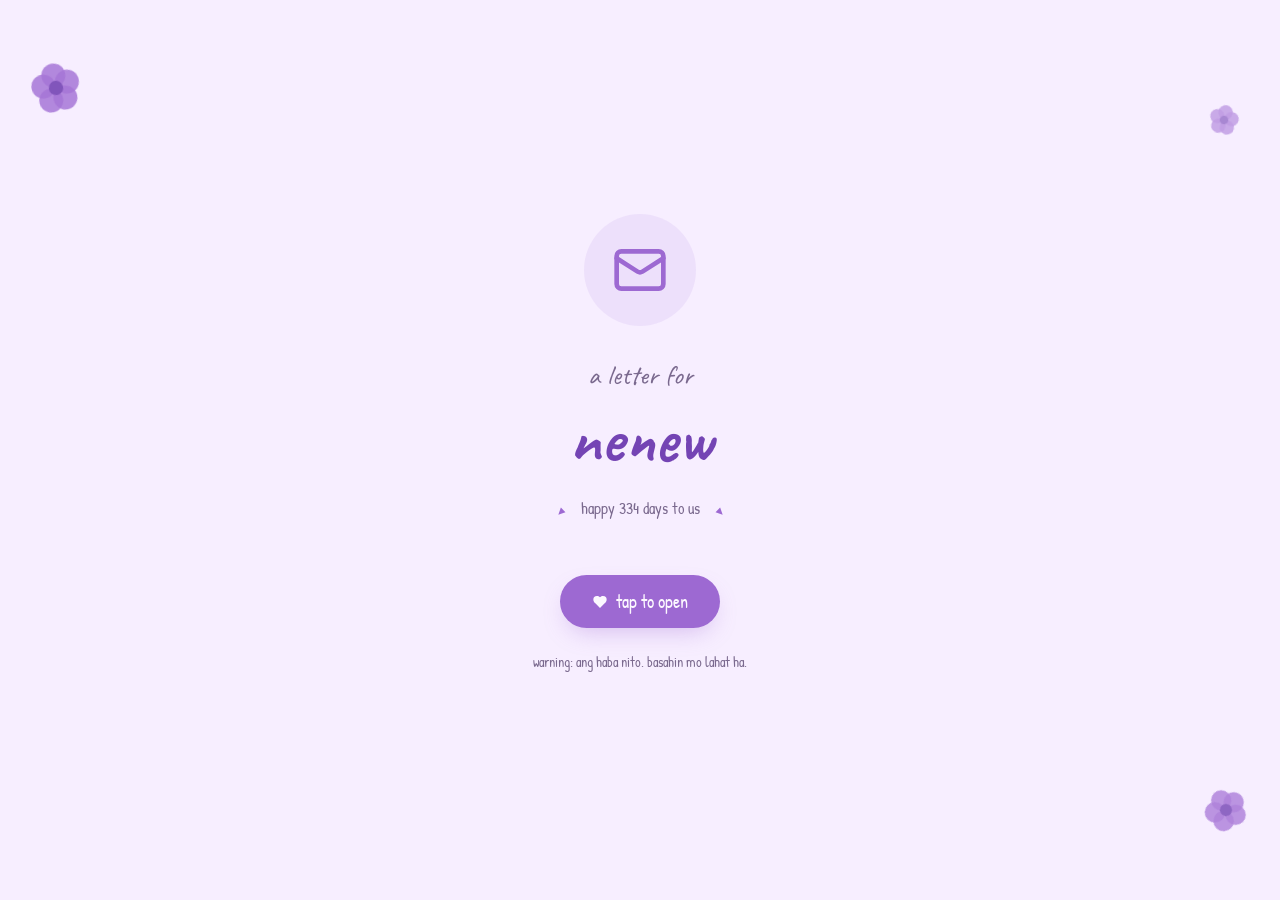
<file: index.html>
<!doctype html>
<html lang="en">
<head>
<meta charset="UTF-8" />
<meta name="viewport" content="width=device-width, initial-scale=1.0" />
<title>Happy 334 Days, Nenew</title>
<meta name="description" content="A little letter for nenew — happy 334 days to us. Read it all, baka magtampo ako." />
<meta property="og:title" content="Happy 334 Days, Nenew" />
<meta property="og:description" content="A little letter for nenew — happy 334 days to us. Read it all, baka magtampo ako." />
<meta property="og:type" content="website" />
<meta name="twitter:card" content="summary_large_image" />
<link rel="preconnect" href="https://fonts.googleapis.com">
<link rel="preconnect" href="https://fonts.gstatic.com" crossorigin>
<link href="https://fonts.googleapis.com/css2?family=Caveat:wght@600;700&family=Patrick+Hand&display=swap" rel="stylesheet">
<link rel="icon" href="assets/favicon.ico" sizes="any">
<link rel="icon" type="image/png" sizes="32x32" href="assets/favicon-32x32.png">
<link rel="icon" type="image/png" sizes="16x16" href="assets/favicon-16x16.png">
<link rel="apple-touch-icon" sizes="180x180" href="assets/apple-touch-icon.png">
<link rel="manifest" href="site.webmanifest">
<meta name="theme-color" content="#a883c9">
<meta property="og:image" content="assets/icon-512.png" />
<link rel="stylesheet" href="style.css" />
</head>
<body>

<div id="app">

  <!-- ================= LOCK SCREEN ================= -->
  <div id="lock-screen" class="screen hidden">
    <div class="floating-hearts" aria-hidden="true"></div>

    <svg class="flower flower-1 wobble" viewBox="0 0 100 100" aria-hidden="true"></svg>
    <svg class="flower flower-2" viewBox="0 0 100 100" aria-hidden="true"></svg>

    <div class="envelope-content">
      <div class="mail-icon-wrap wobble">
        <svg width="56" height="56" viewBox="0 0 24 24" fill="none" stroke="currentColor" stroke-width="2" stroke-linecap="round" stroke-linejoin="round"><rect x="3" y="11" width="18" height="11" rx="2"></rect><path d="M7 11V7a5 5 0 0 1 10 0v4"></path></svg>
      </div>
      <p class="pre-title">not yet</p>
      <h1 class="big-title">soon</h1>
      <p class="sub-title" id="lock-message">this letter opens on september 4</p>

      <div class="countdown" id="countdown">
        <div class="countdown-unit">
          <span class="countdown-value" id="cd-days">00</span>
          <span class="countdown-label">days</span>
        </div>
        <div class="countdown-unit">
          <span class="countdown-value" id="cd-hours">00</span>
          <span class="countdown-label">hours</span>
        </div>
        <div class="countdown-unit">
          <span class="countdown-value" id="cd-minutes">00</span>
          <span class="countdown-label">minutes</span>
        </div>
        <div class="countdown-unit">
          <span class="countdown-value" id="cd-seconds">00</span>
          <span class="countdown-label">seconds</span>
        </div>
      </div>
    </div>
  </div>

  <!-- ================= ENVELOPE INTRO ================= -->
  <div id="envelope-screen" class="screen">
    <div class="floating-hearts" aria-hidden="true"></div>

    <svg class="flower flower-1 wobble" viewBox="0 0 100 100" aria-hidden="true"></svg>
    <svg class="flower flower-2" viewBox="0 0 100 100" aria-hidden="true"></svg>
    <svg class="flower flower-3" viewBox="0 0 100 100" aria-hidden="true"></svg>

    <div id="envelope-content" class="envelope-content">
      <div class="mail-icon-wrap wobble">
        <svg width="56" height="56" viewBox="0 0 24 24" fill="none" stroke="currentColor" stroke-width="2" stroke-linecap="round" stroke-linejoin="round" class="mail-icon"><rect x="2" y="4" width="20" height="16" rx="2"></rect><path d="m22 7-8.97 5.7a1.94 1.94 0 0 1-2.06 0L2 7"></path></svg>
      </div>
      <p class="pre-title">a letter for</p>
      <h1 class="big-title">nenew</h1>
      <p class="sub-title">
        <svg width="16" height="16" viewBox="0 0 24 24" fill="currentColor" stroke="none"><path d="M5.8 11.3 2 22l10.7-3.79"></path></svg>
        happy 334 days to us
        <svg width="16" height="16" viewBox="0 0 24 24" fill="currentColor" stroke="none" style="transform:scaleX(-1)"><path d="M5.8 11.3 2 22l10.7-3.79"></path></svg>
      </p>
      <button id="open-btn" class="open-btn">
        <svg width="16" height="16" viewBox="0 0 24 24" fill="currentColor" stroke="none"><path d="M19 14c1.49-1.46 3-3.21 3-5.5A5.5 5.5 0 0 0 16.5 3c-1.76 0-3 .5-4.5 2-1.5-1.5-2.74-2-4.5-2A5.5 5.5 0 0 0 2 8.5c0 2.29 1.51 4.04 3 5.5l7 7Z"></path></svg>
        tap to open
      </button>
      <p class="warning">warning: ang haba nito. basahin mo lahat ha.</p>
    </div>
  </div>

  <!-- ================= SLIDES ================= -->
  <div id="slides-screen" class="screen hidden">
    <div class="floating-hearts" aria-hidden="true"></div>

    <div class="slides-viewport">
      <div class="slide-track" id="slide-track">

        <!-- slide 0: hero -->
        <section class="slide slide-hero">
          <svg class="flower flower-4 wobble" viewBox="0 0 100 100" aria-hidden="true"></svg>
          <svg class="flower flower-5" viewBox="0 0 100 100" aria-hidden="true"></svg>
          <div class="hero-image-frame">
            <img src="assets/bembem.png" alt="Two chibi characters playing games together under a glowing heart" width="1024" height="768" />
          </div>
          <p class="eyebrow">334 days &amp; counting</p>
          <h1 class="hero-title">happy 334 days<br />to us, nenew</h1>
          <svg class="heartbeat-icon heartbeat" width="30" height="30" viewBox="0 0 24 24" fill="currentColor" stroke="none"><path d="M19 14c1.49-1.46 3-3.21 3-5.5A5.5 5.5 0 0 0 16.5 3c-1.76 0-3 .5-4.5 2-1.5-1.5-2.74-2-4.5-2A5.5 5.5 0 0 0 2 8.5c0 2.29 1.51 4.04 3 5.5l7 7Z"></path></svg>
        </section>

        <!-- slide 1 -->
        <section class="slide">
          <div class="paper">
            <div class="paper-body">
              <p>wooohoooo, another month na naman for us. mygosh, ang tagal na pala talaga. parang ang bilis ng panahon. honestly, im just really happy na umabot tayo dito and na hanggang ngayon, ikaw pa rin yung gusto kong kausap, kulitin, and makasama (hindi nga lang personal 🙂‍↔️).</p>
              <p>habang tina type ko to, napapaisip ako kung gaano na karami yung napagdaanan natin together. ang dami na nating random conversations, mga kwento, mga kulitan, and kung ano ano pa. actually, ang dami ko pa gustong sabihin, pero hindi ko alam kung paano ko sisimulan.</p>
            </div>
          </div>
        </section>

        <!-- slide 2 -->
        <section class="slide">
          <div class="paper">
            <div class="paper-body">
              <p>i dont think i say this enough, pero i really appreciate you, nenew. i appreciate your time, your effort, your patience, and even yung mga simpleng bagay na ginagawa mo. baka minsan hindi ko nasasabi or hindi ko naipapakita nang maayos, pero napapansin ko iyon. i appreciate all of it, especially because its coming from you.</p>
              <p>and honestly, i really like having you around. kahit wala naman tayong importanteng pag uusapan, gusto pa rin kitang kausap. kahit random lang yung topic natin, kahit puro kung ano ano lang napag uusapan natin, okay lang sakin. basta ikaw yung kausap ko.</p>
            </div>
          </div>
        </section>

        <!-- slide 3 -->
        <section class="slide">
          <div class="paper">
            <div class="paper-body">
              <p>mygosh, inaantok na ako. pero gewch pa rin kasi gusto ko talaga gumawa ng message para sayo. hindi ko rin alam bakit ko pinili gawin to habang inaantok ako, pero okay. hindi ko na rin alam kung gaano na to kahaba. kung may makita kang mali o sobrang formal baka dahil inaantok na ako habang ginagawa ko to hahahaha.</p>
              <p>ang haba na nito. basahin mo to lahat, nako, nakakangawit ha. seryoso, kung binabasa mo pa rin to hanggang dito, thank you. pero basahin mo pa rin kasi baka magtampo ako pag hindi mo binasa lahat (joke lang, pero medyo hindi).</p>
              <p>parang wala na rin akong idea kung saan papunta tong message na to. basta may gusto lang talaga akong sabihin sayo, tapos tina type ko na lang lahat habang naaalala ko. ganern.</p>
            </div>
          </div>
        </section>

        <!-- slide 4 -->
        <section class="slide">
          <div class="paper">
            <div class="paper-body">
              <p>im really thankful for all the memories weve made. kahit yung mga simpleng moments lang, they mean a lot to me. yung mga random na usapan, mga kwento natin, mga kulitan, and syempre yung lagi nating napag uusapan na mga issues sa roblox. hindi ko alam kung bakit parang lagi tayong may bagong roblox issue na pag uusapan, pero somehow naging part na rin siya ng mga conversations natin.</p>
              <p>and im excited for more. more days with you, more memories, more tawanan, more kulitan, more kwento, more random conversations, and syempre more roblox issues na pag uusapan natin. gusto ko pa ng maraming moments na tayo lang makakaintindi. gusto ko pa ng maraming araw na ikaw pa rin yung kasama ko sa mga random na bagay sa buhay ko.</p>
            </div>
          </div>
        </section>

        <!-- slide 5 -->
        <section class="slide">
          <div class="paper">
            <div class="paper-body">
              <p>syempre, hindi naman laging perfect. may times na magkakaroon tayo ng misunderstandings, may times na maiinis tayo sa isa't isa, may times na hindi natin agad maiintindihan yung nararamdaman ng isa't isa. pero sana, kahit ganon, piliin pa rin nating ayusin. sana kapag may problema, pag usapan natin. ayoko naman na kailangan perfect tayo palagi. gusto ko lang na kahit may bad days, hindi natin basta bibitawan yung isa't isa.</p>
              <p>medyo cheesy, pero bahala na. gusto ko lang malaman mo na sobrang importante mo sakin. youve become such a big part of my life, and im really happy that i get to have you in it. hindi ko man laging nasasabi nang maayos, pero i really do care about you. sobra.</p>
            </div>
          </div>
        </section>

        <!-- slide 6 -->
        <section class="slide">
          <div class="paper">
            <div class="paper-body">
              <p>thank you for staying. thank you sa patience mo sakin, lalo na sa mga times na kailangan mo akong intindihin. thank you for listening to me, for talking to me, for making me smile, and for making my days better just by being there (kahit minsan roblox issues na naman yung topic natin).</p>
              <p>and nenew, i hope you know na you dont have to be perfect for me. you dont have to change yourself just to feel like youre enough. i like you for who you are. yung personality mo, yung pagiging ikaw mo, yung mga little things about you, everything. i hope you know na appreciated ka, kahit minsan hindi ko nasasabi.</p>
              <p class="emphasis">im really happy with you, nenew. and im really happy na tayo.</p>
            </div>
          </div>
        </section>

        <!-- slide 7 -->
        <section class="slide">
          <div class="paper">
            <div class="paper-body">
              <p>mygosh, ang haba talaga nito. kung umabot ka dito, congratulations. pwede ka na magpahinga. pero thank you for reading everything. kahit ang haba, gusto ko lang talaga sabihin sayo lahat ng nasa isip ko instead na isang simpleng happy 334 days, i love you lang.</p>
              <p>and honestly, habang tina type ko to, lalo akong inaantok. pero ayoko pa rin bitawan yung phone kasi gusto ko matapos to. sayang yung nasimulan ko na (kasi makakalimutan ko to bukas). kasi baka bukas paggising ko sabihin ko, mygosh, ako ba gumawa nito, tangina ang haba.</p>
            </div>
          </div>
        </section>

        <!-- slide 8 -->
        <section class="slide">
          <div class="paper">
            <div class="paper-body">
              <p>thank you for being mine, for staying, and for being someone i can love and be myself with.</p>
              <p class="emphasis">happy 334 days to us, nenew.</p>
              <p>wooohoooo, grabe talaga boom taratarat. letsgoooo sa next days, next months, next memories, and hopefully sa marami pang happy days to us.</p>
            </div>
          </div>
        </section>

        <!-- slide 9: ending -->
        <section class="slide slide-ending-wrap">
          <div class="ending">
            <svg class="flower flower-end-1" viewBox="0 0 100 100" aria-hidden="true"></svg>
            <svg class="flower flower-end-2" viewBox="0 0 100 100" aria-hidden="true"></svg>
            <svg class="moon-icon wobble" width="30" height="30" viewBox="0 0 24 24" fill="none" stroke="currentColor" stroke-width="2" stroke-linecap="round" stroke-linejoin="round"><path d="M12 3a6 6 0 0 0 9 9 9 9 0 1 1-9-9Z"></path><path d="M19 3v4"></path><path d="M21 5h-4"></path></svg>
            <p class="ending-title">okay, tapos na talaga.</p>
            <p class="ending-sub">pwede na ako matulog kasi inaantok na ako habang tina type ko to. finally.</p>
            <div class="ending-icons">
              <svg width="18" height="18" viewBox="0 0 24 24" fill="none" stroke="currentColor" stroke-width="2" stroke-linecap="round" stroke-linejoin="round"><path d="M2 4v16"></path><path d="M2 8h18a2 2 0 0 1 2 2v10"></path><path d="M2 17h20"></path><path d="M6 8v9"></path></svg>
              <svg width="18" height="18" viewBox="0 0 24 24" fill="none" stroke="currentColor" stroke-width="2" stroke-linecap="round" stroke-linejoin="round"><path d="M10 2v2"></path><path d="M14 2v2"></path><path d="M16 8a1 1 0 0 1 1 1v8a4 4 0 0 1-4 4H7a4 4 0 0 1-4-4V9a1 1 0 0 1 1-1z"></path><path d="M6 2v2"></path><path d="M16 12h1a2 2 0 1 1 0 4h-1"></path></svg>
              <svg width="18" height="18" viewBox="0 0 24 24" fill="none" stroke="currentColor" stroke-width="2" stroke-linecap="round" stroke-linejoin="round"><line x1="6" x2="10" y1="11" y2="11"></line><line x1="8" x2="8" y1="9" y2="13"></line><line x1="15" x2="15.01" y1="12" y2="12"></line><line x1="18" x2="18.01" y1="10" y2="10"></line><path d="M17.32 5H6.68a4 4 0 0 0-3.978 3.59c-.006.052-.01.101-.017.152C2.604 9.416 2 14.456 2 16a3 3 0 0 0 3 3c1 0 1.5-.5 2-1l1.414-1.414A2 2 0 0 1 9.828 16h4.344a2 2 0 0 1 1.414.586L17 18c.5.5 1 1 2 1a3 3 0 0 0 3-3c0-1.545-.604-6.584-.685-7.258-.007-.05-.011-.1-.017-.151A4 4 0 0 0 17.32 5z"></path></svg>
              <svg width="18" height="18" viewBox="0 0 24 24" fill="none" stroke="currentColor" stroke-width="2" stroke-linecap="round" stroke-linejoin="round"><path d="M22 12h-4l-3 9L9 3l-3 9H2"></path></svg>
            </div>
            <p class="ending-final">i love you, bembem ko.</p>
            <svg class="ending-heart heartbeat" width="26" height="26" viewBox="0 0 24 24" fill="currentColor" stroke="none"><path d="M19 14c1.49-1.46 3-3.21 3-5.5A5.5 5.5 0 0 0 16.5 3c-1.76 0-3 .5-4.5 2-1.5-1.5-2.74-2-4.5-2A5.5 5.5 0 0 0 2 8.5c0 2.29 1.51 4.04 3 5.5l7 7Z"></path></svg>
          </div>
        </section>

      </div>
    </div>

    <!-- nav controls -->
    <div class="slide-nav">
      <button id="prev-btn" class="nav-btn" aria-label="previous">
        <svg width="22" height="22" viewBox="0 0 24 24" fill="none" stroke="currentColor" stroke-width="2.5" stroke-linecap="round" stroke-linejoin="round"><path d="m15 18-6-6 6-6"></path></svg>
      </button>
      <div class="slide-dots" id="slide-dots"></div>
      <button id="next-btn" class="nav-btn" aria-label="next">
        <svg width="22" height="22" viewBox="0 0 24 24" fill="none" stroke="currentColor" stroke-width="2.5" stroke-linecap="round" stroke-linejoin="round"><path d="m9 18 6-6-6-6"></path></svg>
      </button>
    </div>
    <p class="swipe-hint">swipe or tap the arrows, okay?</p>
  </div>

</div>

<script src="script.js"></script>
</body>
</html>
</file>
<file: style.css>
/* ============ theme tokens ============ */
:root {
  --font-display: "Caveat", cursive;
  --font-hand: "Patrick Hand", cursive;

  --background: oklch(0.96 0.025 310);
  --foreground: oklch(0.33 0.06 305);
  --primary: oklch(0.62 0.16 305);
  --primary-foreground: oklch(0.985 0.01 310);
  --muted-foreground: oklch(0.55 0.06 305);
  --border: oklch(0.89 0.045 310);
  --lilac-deep: oklch(0.5 0.17 300);

  --paper-bg: oklch(0.9 0.06 305);
  --paper-line: oklch(0.62 0.16 305 / 22%);
  --paper-margin: oklch(0.62 0.1 350 / 35%);
}

* { box-sizing: border-box; }

body {
  margin: 0;
  background-color: var(--background);
  color: var(--foreground);
  font-family: var(--font-hand);
  overflow: hidden;
  height: 100vh;
  width: 100vw;
}

img { max-width: 100%; display: block; }

.hidden { display: none !important; }

.screen { position: relative; height: 100vh; width: 100vw; overflow: hidden; }

/* ============ floating hearts ============ */
.floating-hearts {
  pointer-events: none;
  position: fixed;
  inset: 0;
  overflow: hidden;
  z-index: 0;
}

.floating-hearts svg.falling-heart {
  position: absolute;
  bottom: -40px;
  fill: color-mix(in oklch, var(--primary) 40%, transparent);
  color: color-mix(in oklch, var(--primary) 40%, transparent);
  animation-name: float-heart;
  animation-timing-function: linear;
  animation-iteration-count: infinite;
}

.floating-hearts svg.falling-petal {
  position: absolute;
  bottom: -40px;
  opacity: 0;
  animation-name: float-petal;
  animation-timing-function: linear;
  animation-iteration-count: infinite;
}

@keyframes float-heart {
  0% { transform: translateY(0) rotate(0deg) scale(1); opacity: 0; }
  10% { opacity: var(--heart-opacity, 0.5); }
  90% { opacity: var(--heart-opacity, 0.5); }
  100% { transform: translateY(-110vh) rotate(40deg) scale(1.15); opacity: 0; }
}

@keyframes float-petal {
  0% { transform: translateY(0) translateX(0) rotate(0deg); opacity: 0; }
  10% { opacity: var(--petal-opacity, 0.4); }
  50% { transform: translateY(-55vh) translateX(18px) rotate(160deg); }
  90% { opacity: var(--petal-opacity, 0.4); }
  100% { transform: translateY(-110vh) translateX(-14px) rotate(320deg); opacity: 0; }
}

/* ============ flowers ============ */
.flower {
  position: absolute;
  pointer-events: none;
  user-select: none;
  z-index: 0;
}

@keyframes wobble {
  0%, 100% { transform: rotate(-2deg); }
  50% { transform: rotate(2deg); }
}
.wobble { animation: wobble 3s ease-in-out infinite; }

.flower-1 { left: 1rem; top: 3rem; width: 80px; height: 80px; opacity: 0.9; transform: rotate(-12deg); }
.flower-2 { bottom: 3.5rem; right: 1.25rem; width: 68px; height: 68px; opacity: 0.8; transform: rotate(45deg); }
.flower-3 { right: 2rem; top: 6rem; width: 48px; height: 48px; opacity: 0.6; transform: rotate(12deg); }

.flower-4 { left: 0.25rem; top: 0.5rem; width: 56px; height: 56px; opacity: 0.85; transform: rotate(-12deg); }
.flower-5 { right: 0.25rem; top: 1.5rem; width: 46px; height: 46px; opacity: 0.75; transform: rotate(45deg); }

.flower-end-1 { position: absolute; left: -1rem; top: -1.25rem; width: 60px; height: 60px; transform: rotate(-12deg); }
.flower-end-2 { position: absolute; bottom: -1rem; right: -0.75rem; width: 54px; height: 54px; transform: rotate(45deg); }

@keyframes heartbeat {
  0%, 100% { transform: scale(1); }
  25% { transform: scale(1.12); }
  40% { transform: scale(1); }
  60% { transform: scale(1.08); }
}
.heartbeat { animation: heartbeat 1.6s ease-in-out infinite; }

/* ============ envelope screen ============ */
#envelope-screen,
#lock-screen {
  display: flex;
  flex-direction: column;
  align-items: center;
  justify-content: center;
  padding: 1.5rem;
  text-align: center;
}

.envelope-content {
  position: relative;
  z-index: 1;
  transition: opacity 0.7s ease, transform 0.7s ease;
}

.envelope-content.opening {
  opacity: 0;
  transform: translateY(-24px) scale(0.95);
}

.mail-icon-wrap {
  margin: 0 auto 2rem;
  display: flex;
  width: 7rem;
  height: 7rem;
  align-items: center;
  justify-content: center;
  border-radius: 9999px;
  background-color: color-mix(in oklch, var(--primary) 10%, transparent);
}
.mail-icon { color: var(--primary); }

.pre-title {
  font-family: var(--font-display);
  font-size: 1.7rem;
  color: var(--muted-foreground);
  margin: 0;
}

.big-title {
  font-family: var(--font-display);
  font-size: 4.25rem;
  font-weight: 700;
  color: var(--lilac-deep);
  margin: 0.25rem 0 0;
}

.sub-title {
  margin-top: 1rem;
  display: flex;
  align-items: center;
  justify-content: center;
  gap: 0.5rem;
  font-size: 1rem;
  color: var(--muted-foreground);
}
.sub-title svg { color: var(--primary); }

.countdown {
  margin-top: 2rem;
  display: flex;
  align-items: center;
  justify-content: center;
  gap: 0.75rem;
}

.countdown-unit {
  display: flex;
  flex-direction: column;
  align-items: center;
  justify-content: center;
  min-width: 4rem;
  padding: 0.6rem 0.5rem;
  border-radius: 1rem;
  background-color: color-mix(in oklch, var(--primary) 12%, transparent);
  border: 1px solid var(--border);
}

.countdown-value {
  font-family: var(--font-display);
  font-size: 2rem;
  font-weight: 700;
  color: var(--lilac-deep);
  line-height: 1;
}

.countdown-label {
  margin-top: 0.25rem;
  font-family: var(--font-hand);
  font-size: 0.7rem;
  letter-spacing: 0.04em;
  text-transform: uppercase;
  color: var(--muted-foreground);
}

.open-btn {
  margin-top: 2.5rem;
  display: inline-flex;
  align-items: center;
  gap: 0.5rem;
  border: none;
  border-radius: 9999px;
  background-color: var(--primary);
  color: var(--primary-foreground);
  padding: 0.875rem 2rem;
  font-family: var(--font-hand);
  font-size: 1.15rem;
  cursor: pointer;
  box-shadow: 0 10px 25px -8px color-mix(in oklch, var(--primary) 40%, transparent);
  transition: transform 0.2s ease;
}
.open-btn:hover { transform: scale(1.05); }
.open-btn:active { transform: scale(0.95); }

.warning {
  margin-top: 1.5rem;
  font-size: 0.9rem;
  color: var(--muted-foreground);
}

/* ============ slides screen ============ */
#slides-screen {
  display: flex;
  flex-direction: column;
}

.slides-viewport {
  flex: 1;
  overflow: hidden;
  position: relative;
}

.slide-track {
  display: flex;
  height: 100%;
  transition: transform 0.5s cubic-bezier(0.22, 1, 0.36, 1);
}

.slide {
  flex: 0 0 100%;
  width: 100%;
  height: 100%;
  display: flex;
  flex-direction: column;
  align-items: center;
  justify-content: center;
  padding: 1.5rem 1.25rem;
  position: relative;
  overflow-y: auto;
}

/* ---- hero slide ---- */
.slide-hero {
  text-align: center;
}

.hero-image-frame {
  width: 100%;
  max-width: 15rem;
  overflow: hidden;
  border-radius: 1.25rem;
  border: 1px solid var(--border);
  box-shadow: 0 20px 40px -12px color-mix(in oklch, var(--primary) 30%, transparent);
  position: relative;
  z-index: 1;
}

.eyebrow {
  position: relative;
  z-index: 1;
  margin: 1.25rem 0 0;
  font-family: var(--font-hand);
  font-size: 0.8rem;
  font-weight: 400;
  text-transform: uppercase;
  letter-spacing: 0.3em;
  color: var(--primary);
}

.hero-title {
  position: relative;
  z-index: 1;
  font-family: var(--font-display);
  font-size: 2.75rem;
  font-weight: 700;
  line-height: 1.1;
  color: var(--lilac-deep);
  margin: 0.5rem 0 0;
}

.heartbeat-icon {
  position: relative;
  z-index: 1;
  display: block;
  margin: 0.75rem auto 0;
  color: var(--primary);
}

/* ---- purple paper card ---- */
.paper {
  position: relative;
  z-index: 1;
  width: 100%;
  max-width: 27rem;
  max-height: 100%;
  overflow-y: auto;
  background-color: var(--paper-bg);
  background-image:
    linear-gradient(to right, transparent 42px, var(--paper-margin) 42px, var(--paper-margin) 44px, transparent 44px),
    repeating-linear-gradient(var(--paper-bg) 0px, var(--paper-bg) 33px, var(--paper-line) 34px);
  border-radius: 6px;
  padding: 2rem 1.75rem 2rem 3.25rem;
  box-shadow:
    0 25px 45px -15px color-mix(in oklch, var(--lilac-deep) 45%, transparent),
    0 3px 6px rgba(0, 0, 0, 0.08);
  transform: rotate(var(--tilt, -0.6deg));
}

.slide:nth-child(odd) .paper { --tilt: -0.8deg; }
.slide:nth-child(even) .paper { --tilt: 0.7deg; }

.paper::before {
  content: "";
  position: absolute;
  top: 0;
  right: 0;
  width: 26px;
  height: 26px;
  background: linear-gradient(135deg, transparent 50%, oklch(0.98 0.01 310) 50%);
  box-shadow: -2px 2px 4px rgba(0, 0, 0, 0.12);
  border-bottom-left-radius: 4px;
}

.paper-body {
  display: flex;
  flex-direction: column;
  gap: 0.9rem;
  font-family: var(--font-hand);
  font-size: 1.28rem;
  line-height: 1.55;
  color: color-mix(in oklch, var(--foreground) 92%, transparent);
}

.paper-body p { margin: 0; }

.emphasis {
  font-weight: 400;
  color: var(--lilac-deep);
  font-size: 1.4rem;
}

/* ---- ending slide ---- */
.slide-ending-wrap { text-align: center; }

.ending {
  position: relative;
  z-index: 1;
  width: 100%;
  max-width: 24rem;
  overflow: visible;
  border-radius: 1.5rem;
  background-color: var(--primary);
  padding: 2rem 1.5rem;
  color: var(--primary-foreground);
  box-shadow: 0 20px 25px -5px color-mix(in oklch, var(--primary) 30%, transparent);
}

.moon-icon { display: block; margin: 0 auto; }

.ending-title {
  margin-top: 1rem;
  font-family: var(--font-display);
  font-size: 2rem;
  font-weight: 600;
  line-height: 1.3;
}

.ending-sub {
  margin-top: 0.6rem;
  font-family: var(--font-hand);
  font-size: 1rem;
  line-height: 1.5;
  opacity: 0.92;
}

.ending-icons {
  margin: 1.25rem 0;
  display: flex;
  align-items: center;
  justify-content: center;
  gap: 0.65rem;
  opacity: 0.75;
}

.ending-final {
  font-family: var(--font-display);
  font-size: 2.5rem;
  font-weight: 700;
  margin: 0;
}

.ending-heart {
  display: block;
  margin: 1rem auto 0;
}

/* ============ slide nav ============ */
.slide-nav {
  position: relative;
  z-index: 1;
  display: flex;
  align-items: center;
  justify-content: center;
  gap: 1rem;
  padding: 0.5rem 0 0.25rem;
}

.nav-btn {
  display: flex;
  align-items: center;
  justify-content: center;
  width: 2.5rem;
  height: 2.5rem;
  border-radius: 9999px;
  border: none;
  background-color: color-mix(in oklch, var(--primary) 12%, transparent);
  color: var(--primary);
  cursor: pointer;
  transition: transform 0.15s ease, opacity 0.15s ease;
}
.nav-btn:hover { transform: scale(1.08); }
.nav-btn:active { transform: scale(0.92); }
.nav-btn:disabled {
  opacity: 0.3;
  cursor: default;
  transform: none;
}

.slide-dots {
  display: flex;
  align-items: center;
  gap: 0.4rem;
}

.dot {
  width: 7px;
  height: 7px;
  border-radius: 9999px;
  background-color: color-mix(in oklch, var(--primary) 30%, transparent);
  border: none;
  padding: 0;
  cursor: pointer;
  transition: background-color 0.2s ease, transform 0.2s ease;
}

.dot.active {
  background-color: var(--primary);
  transform: scale(1.35);
}

.swipe-hint {
  position: relative;
  z-index: 1;
  text-align: center;
  font-family: var(--font-hand);
  font-size: 0.85rem;
  color: var(--muted-foreground);
  margin: 0 0 0.75rem;
}
</file>
